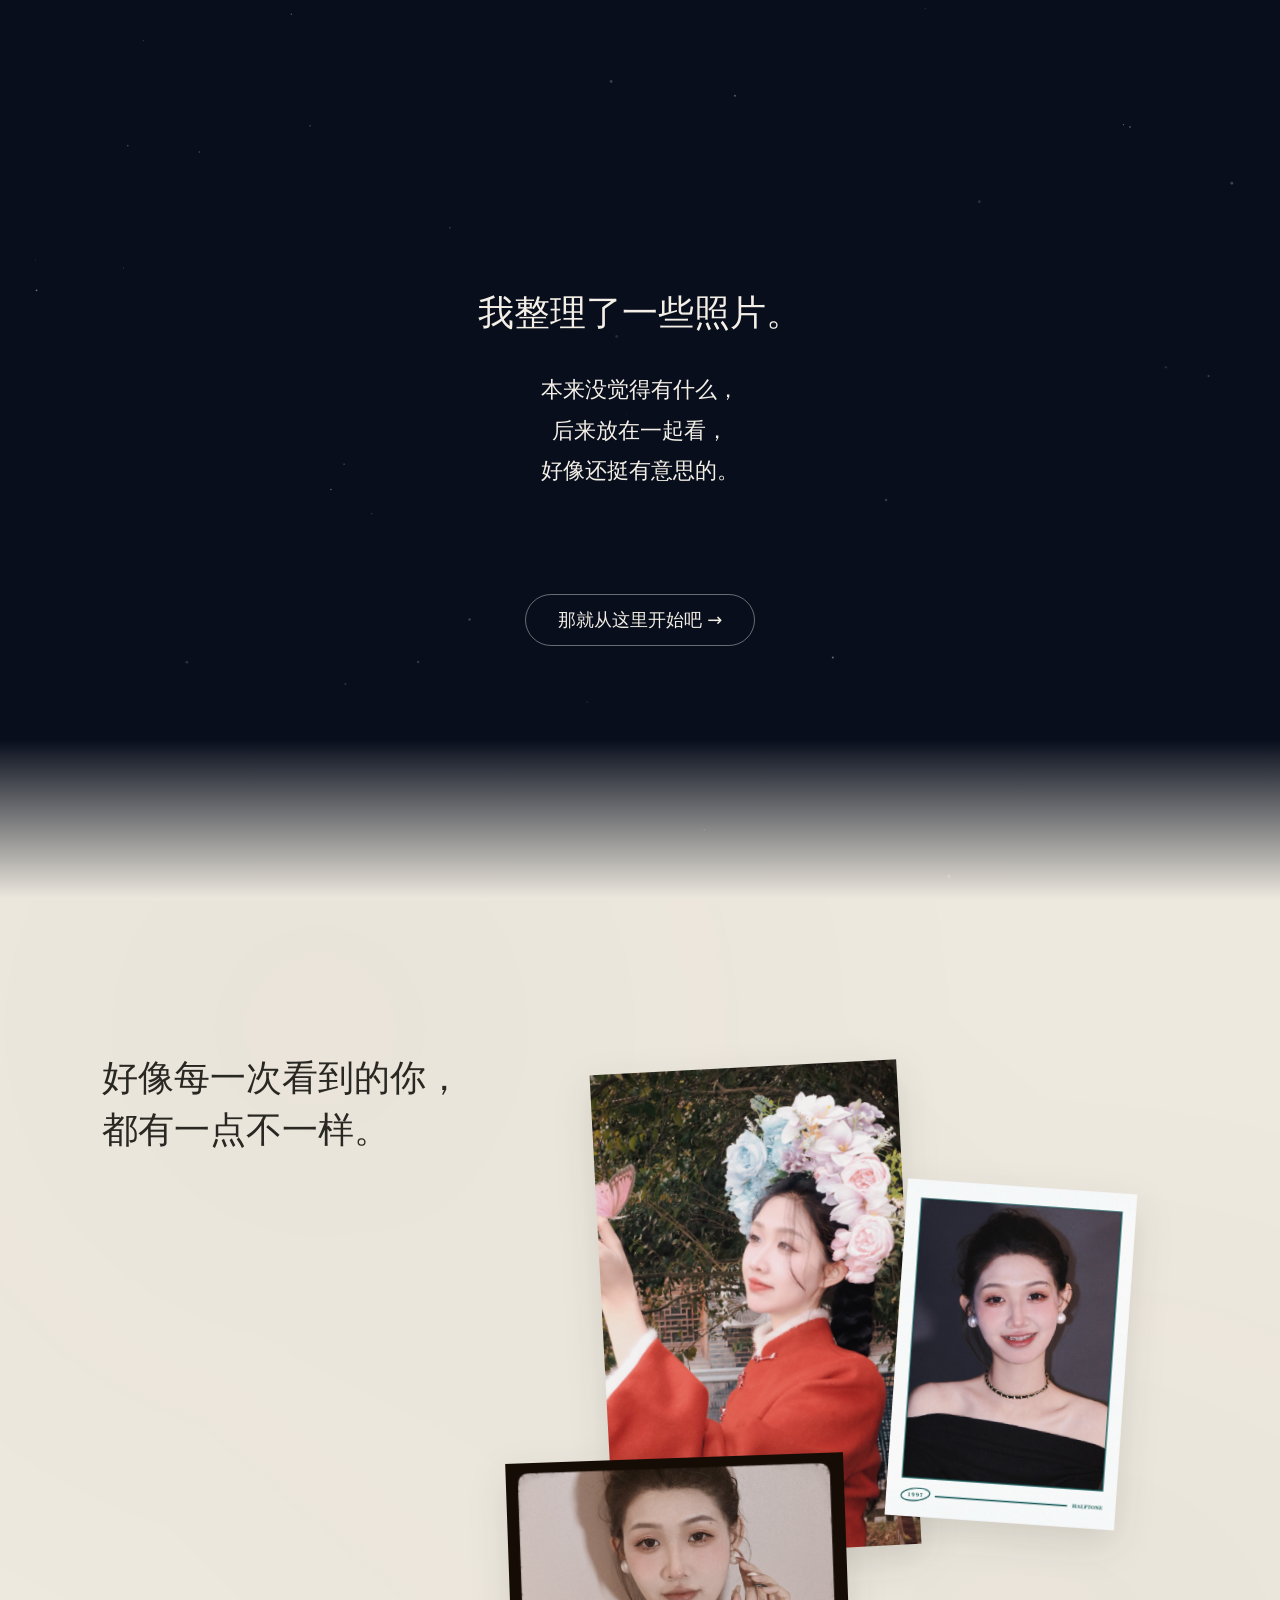
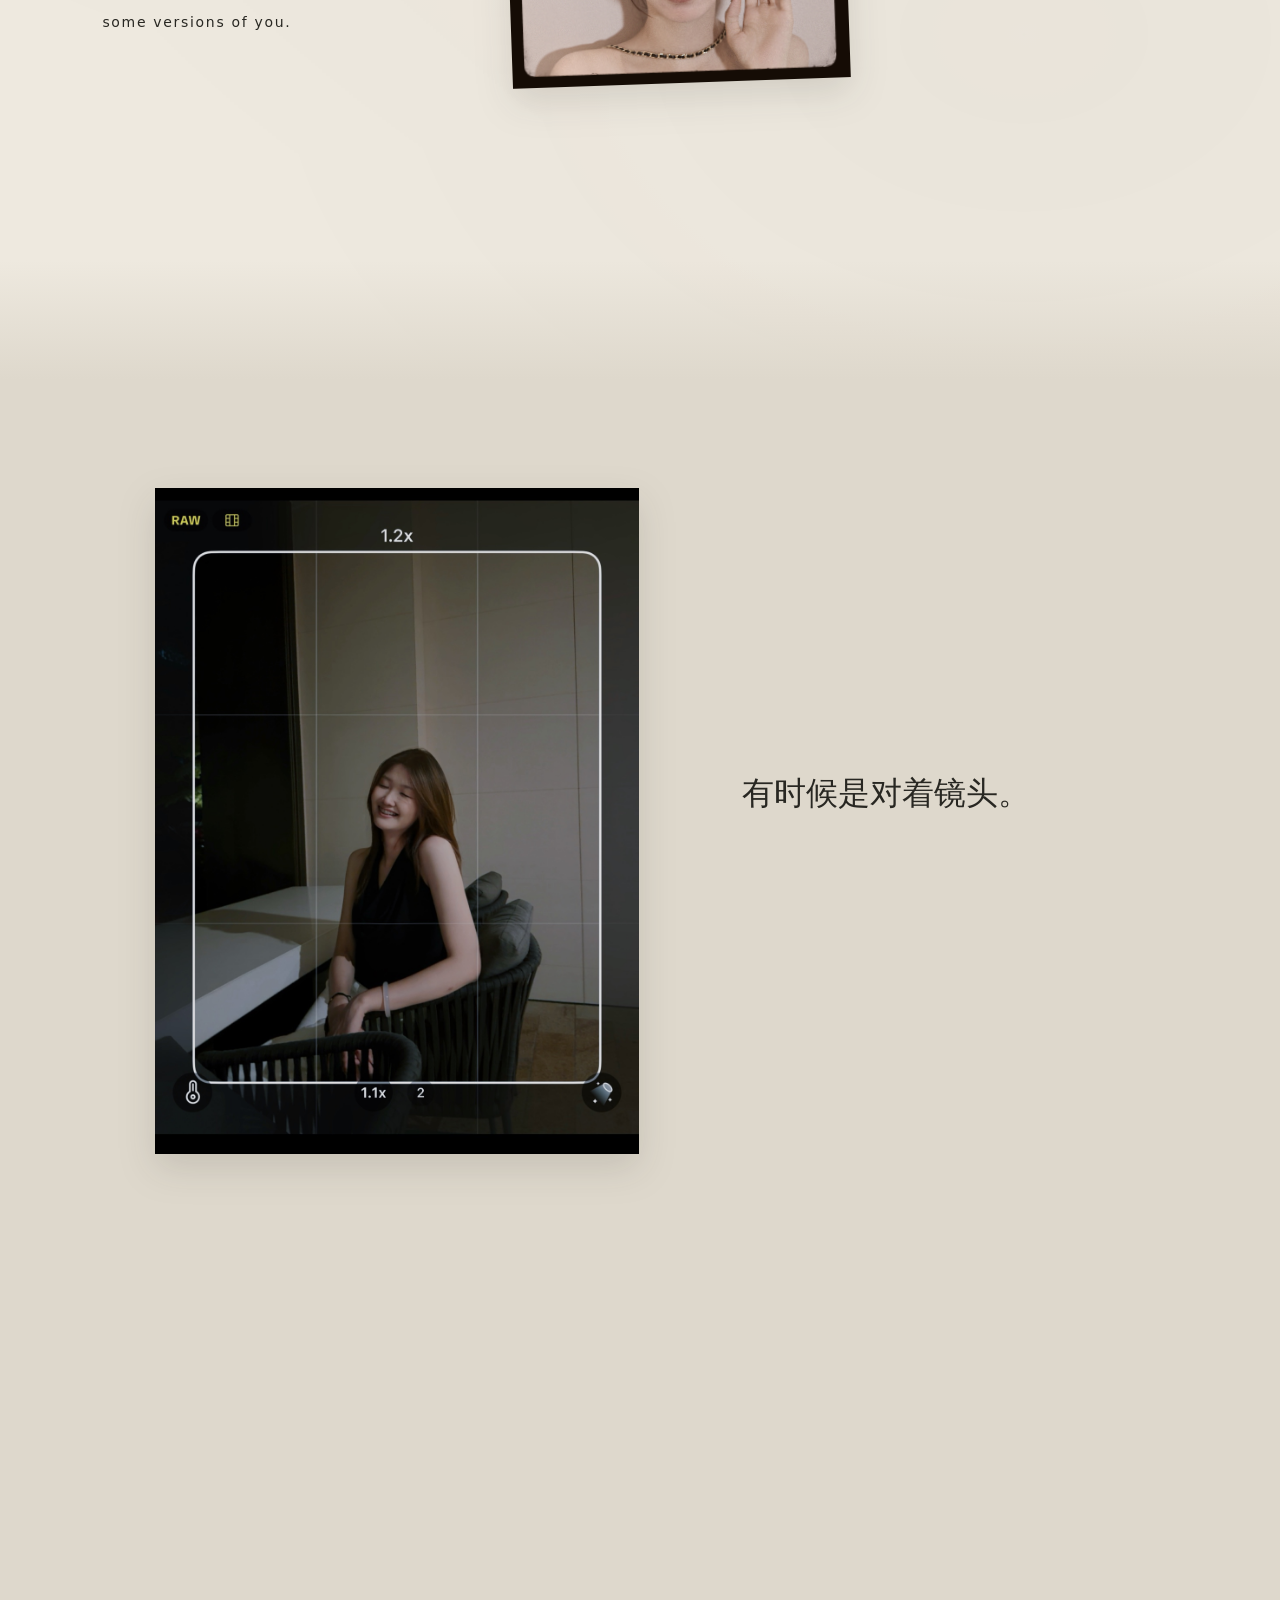
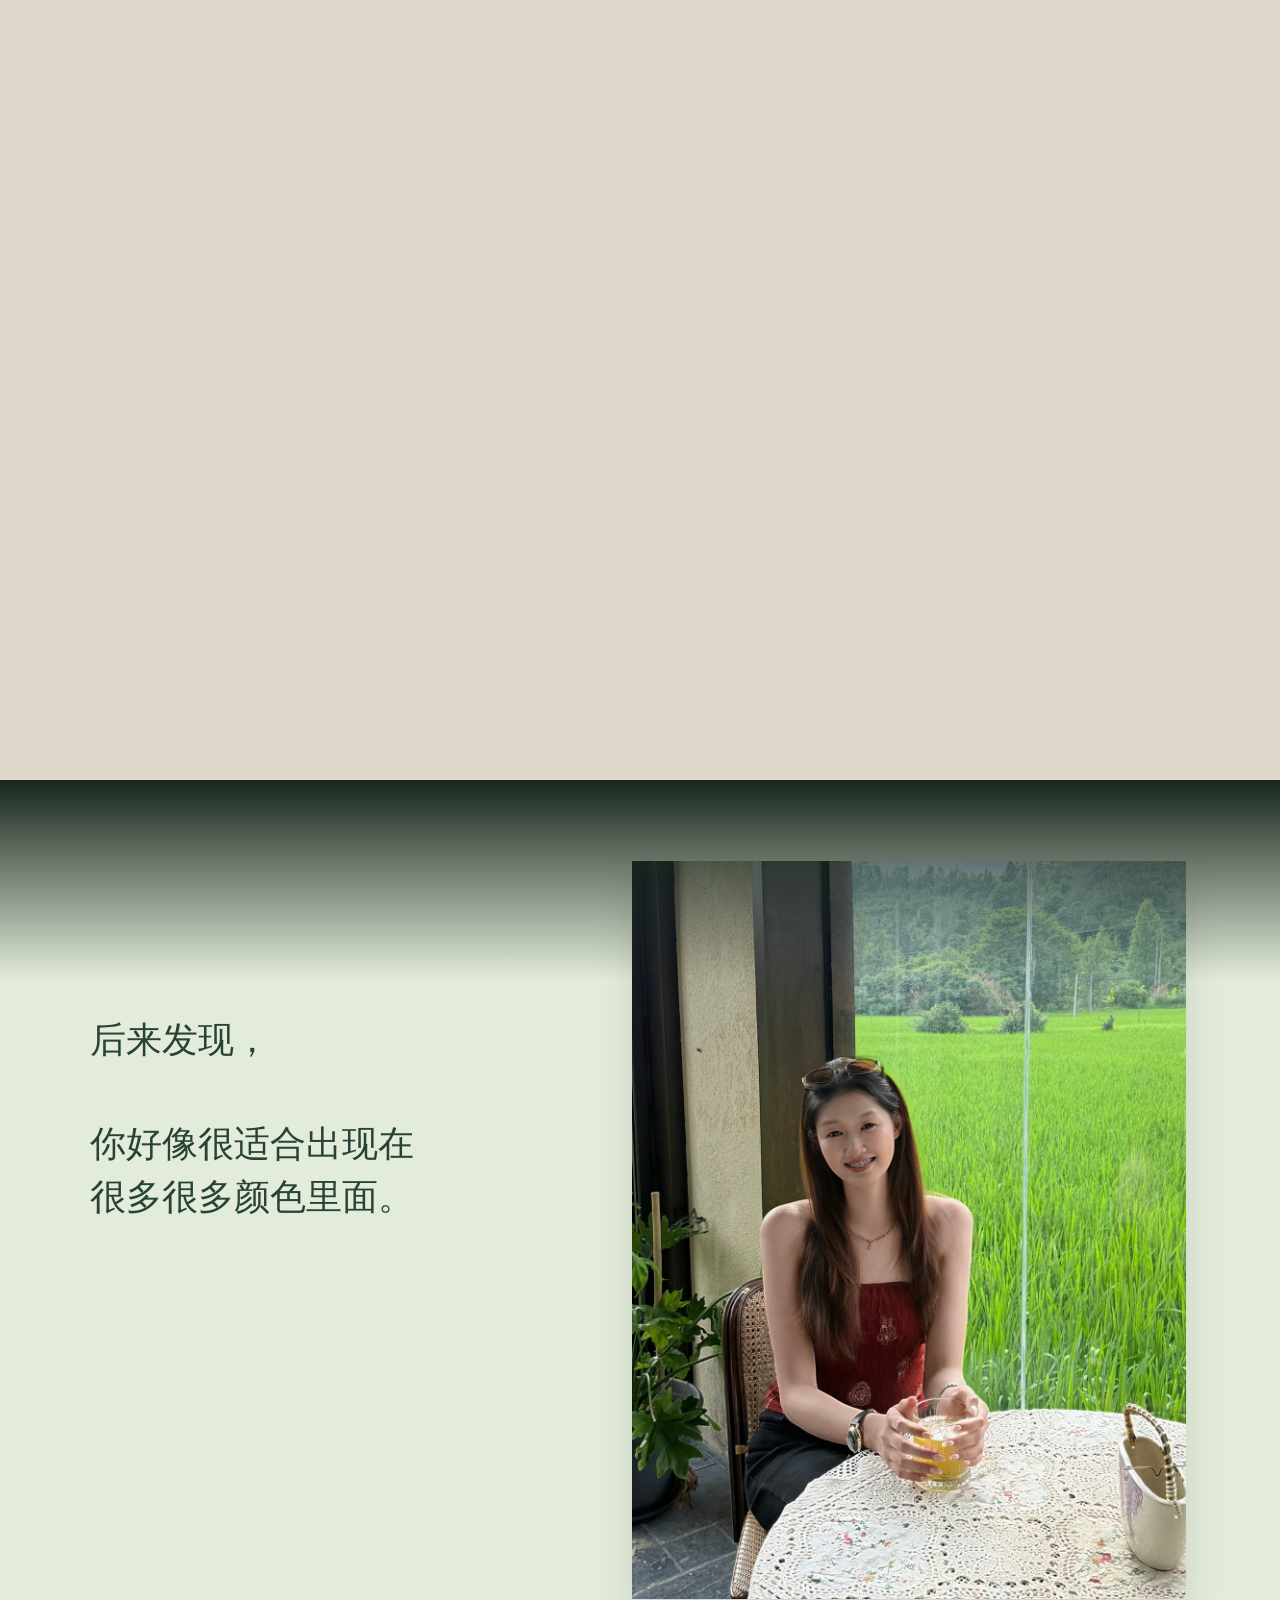
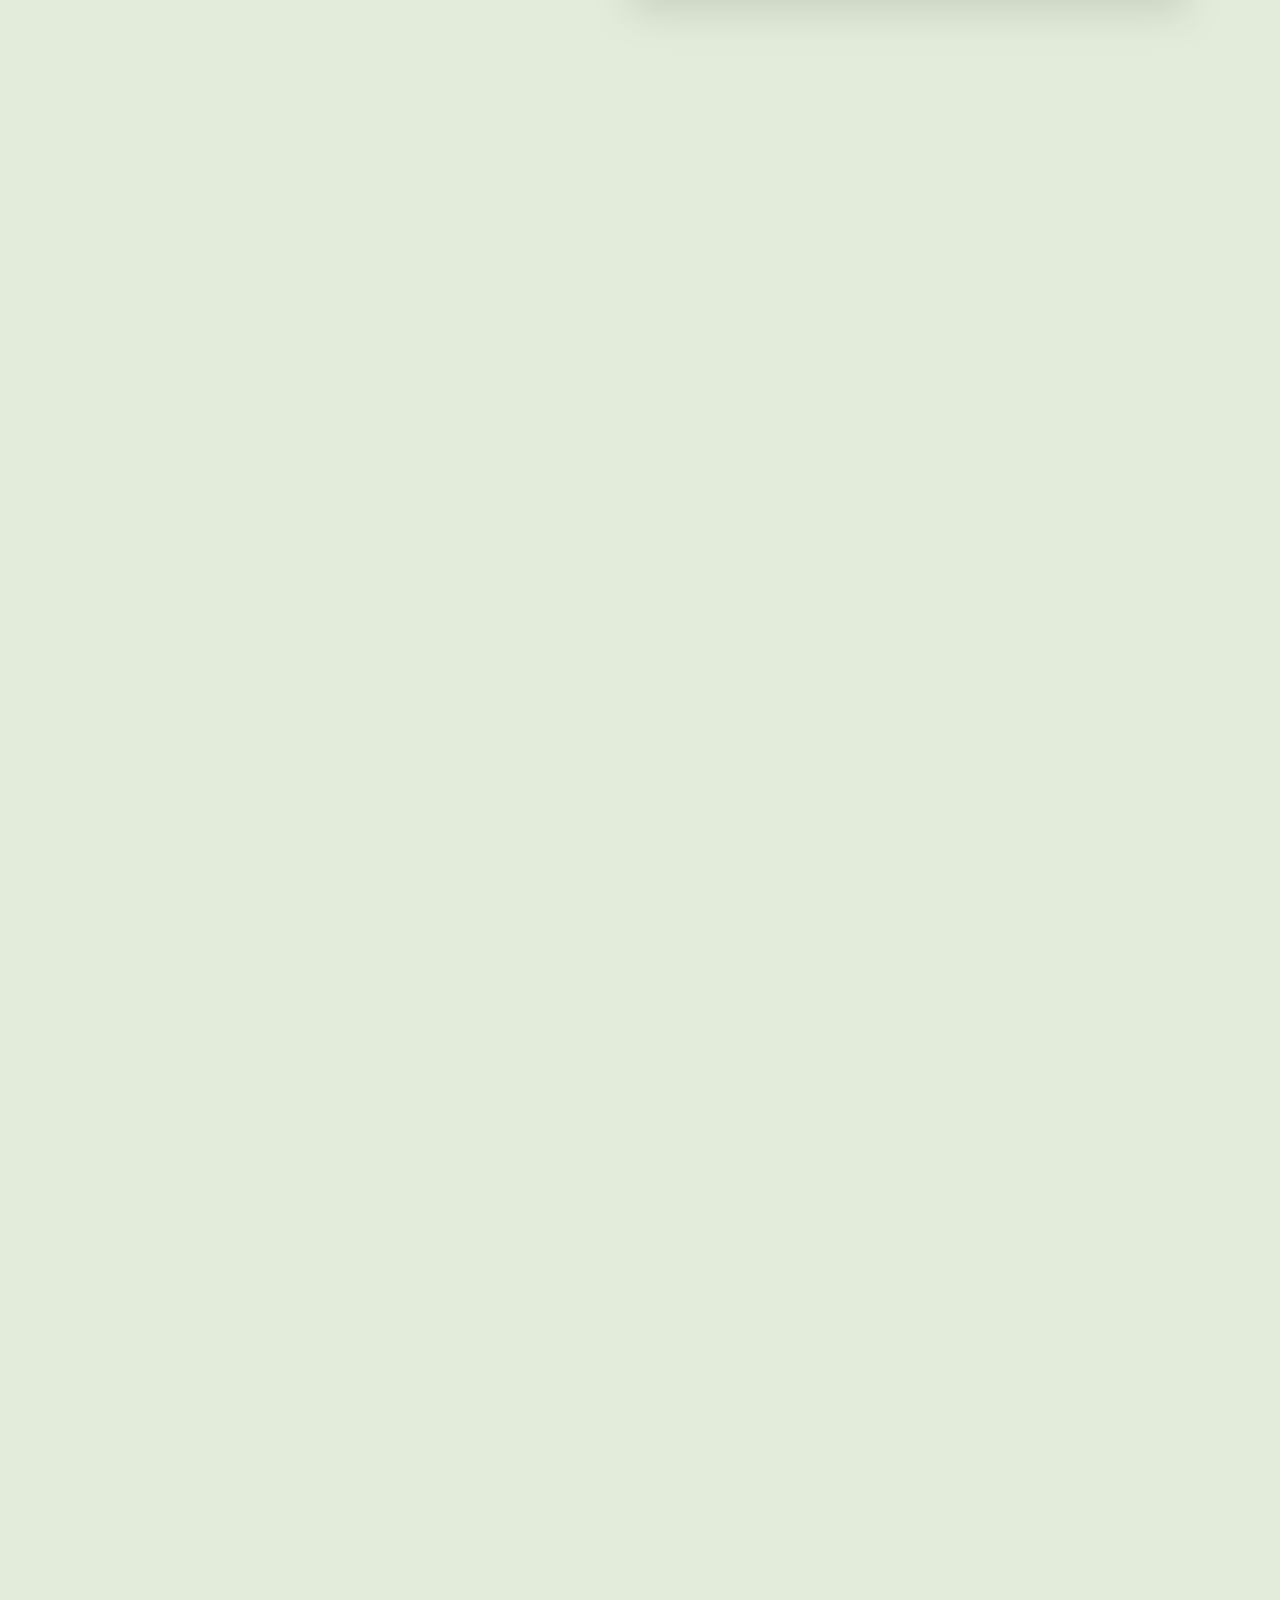
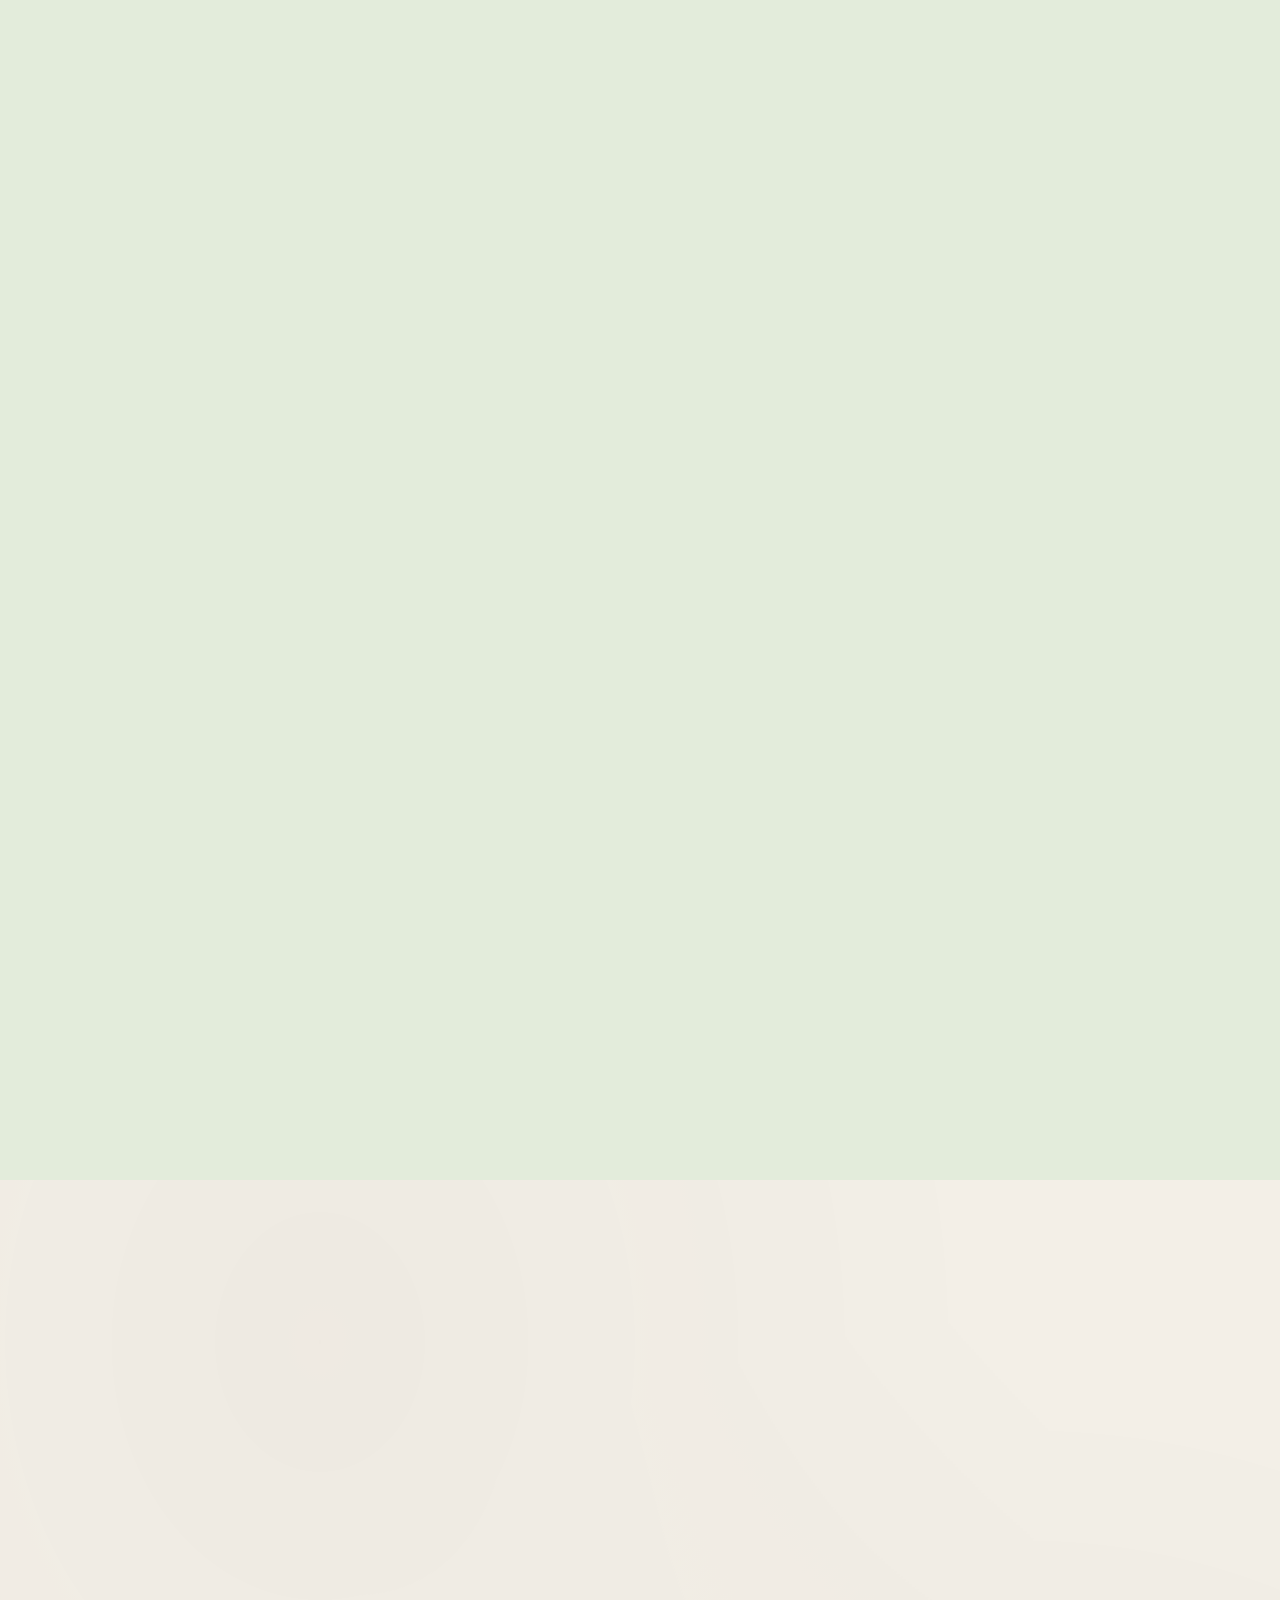
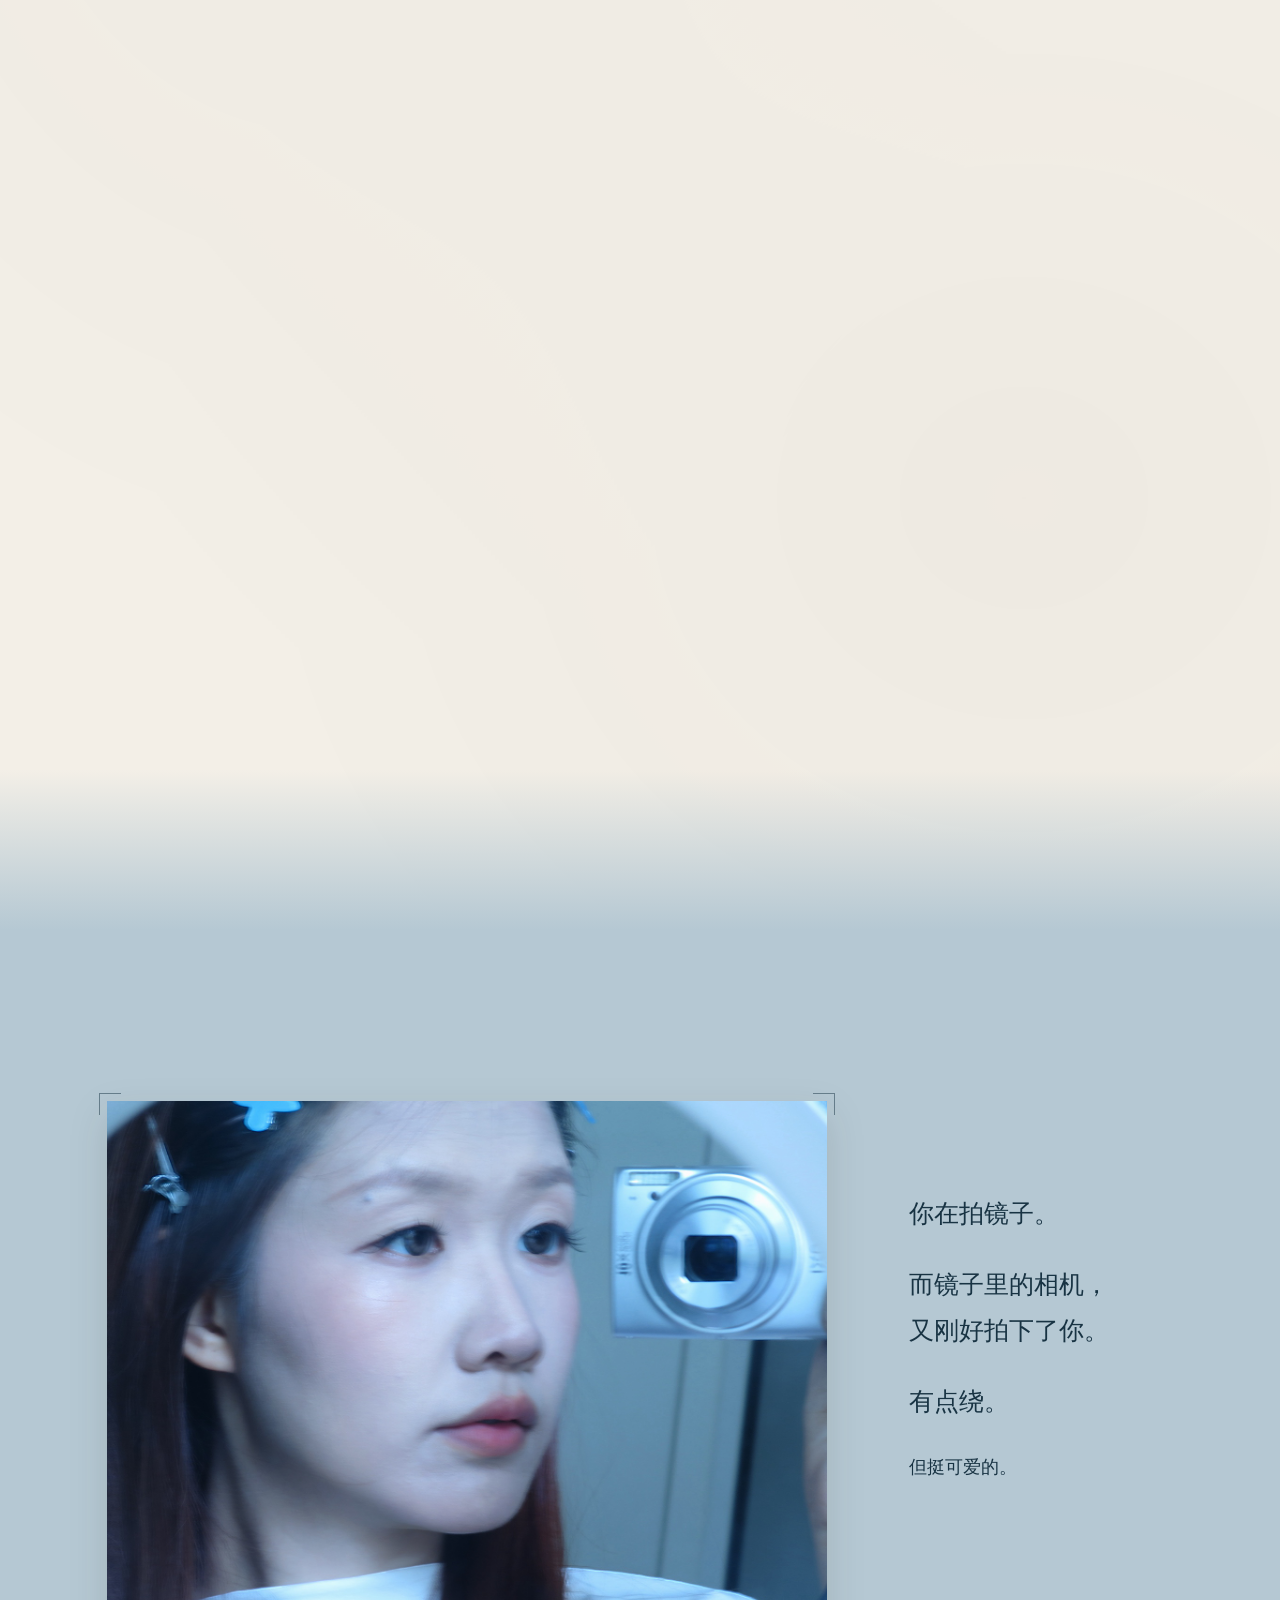
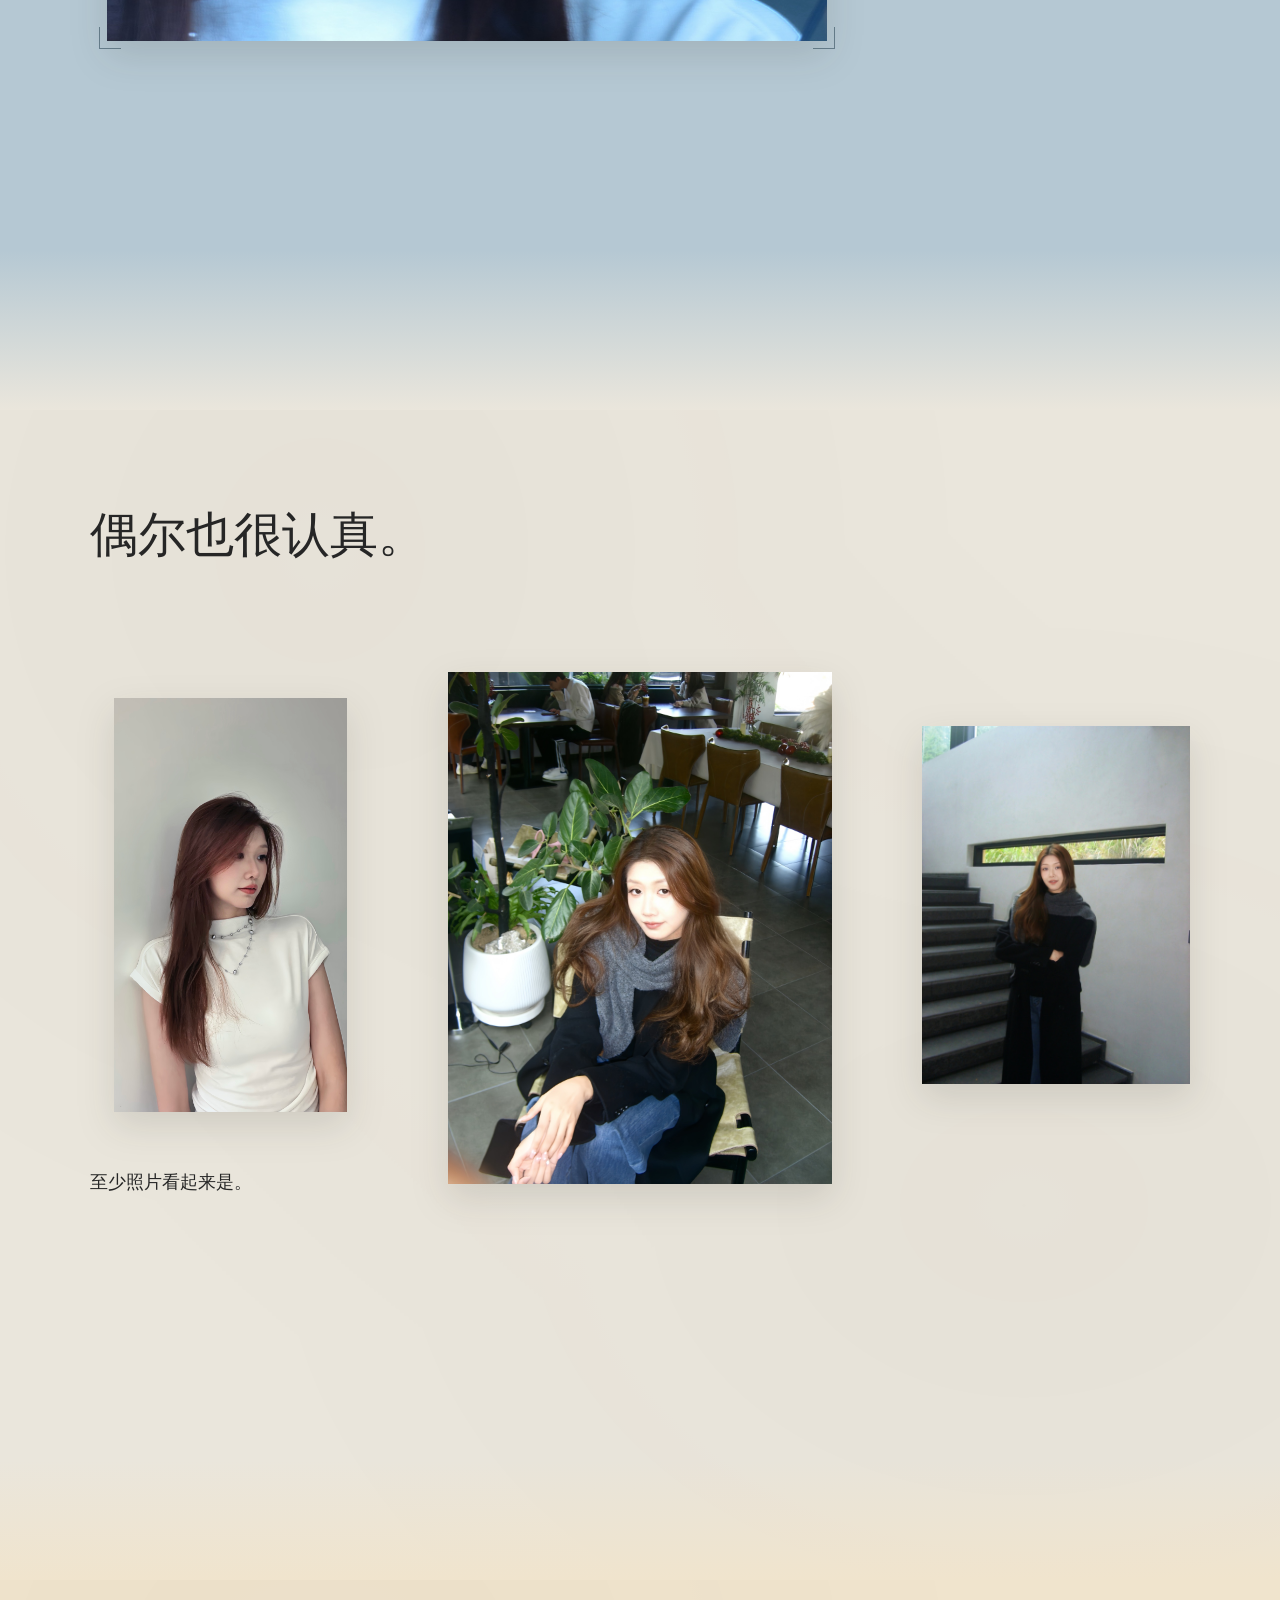
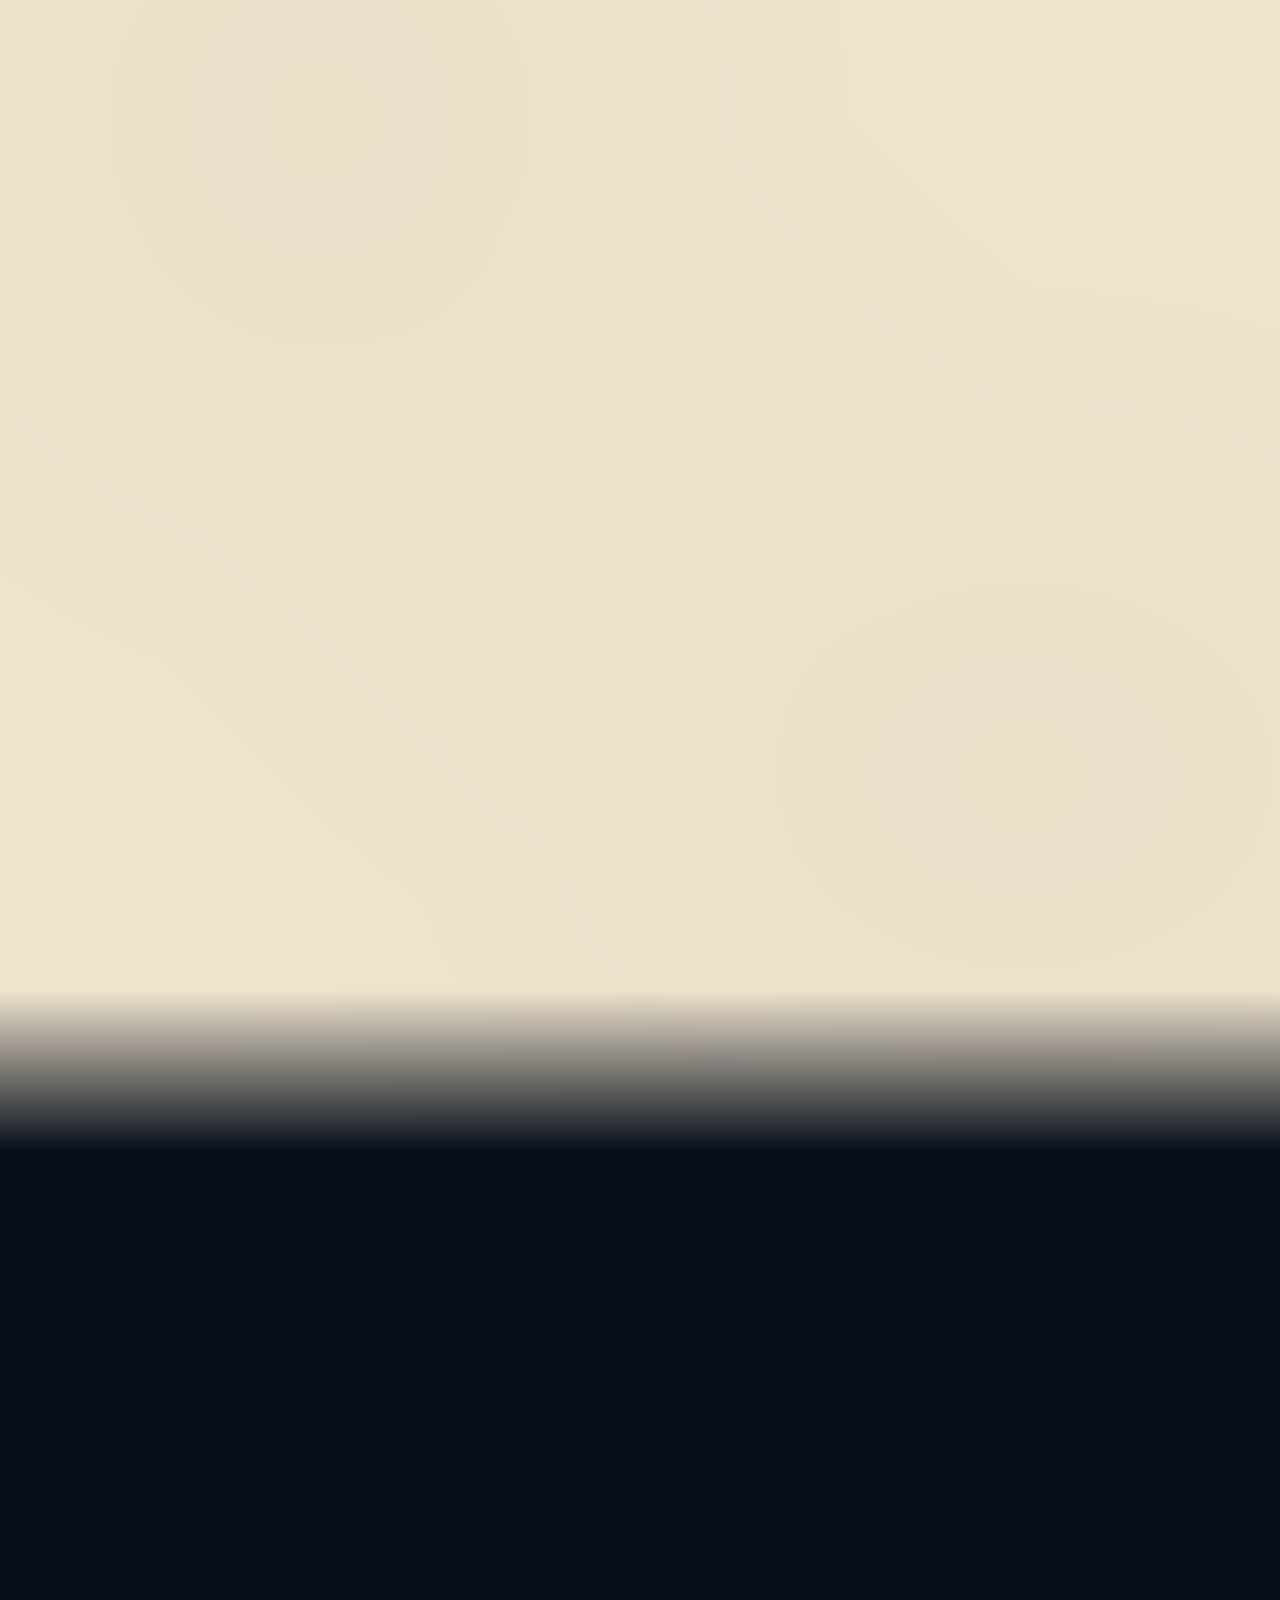
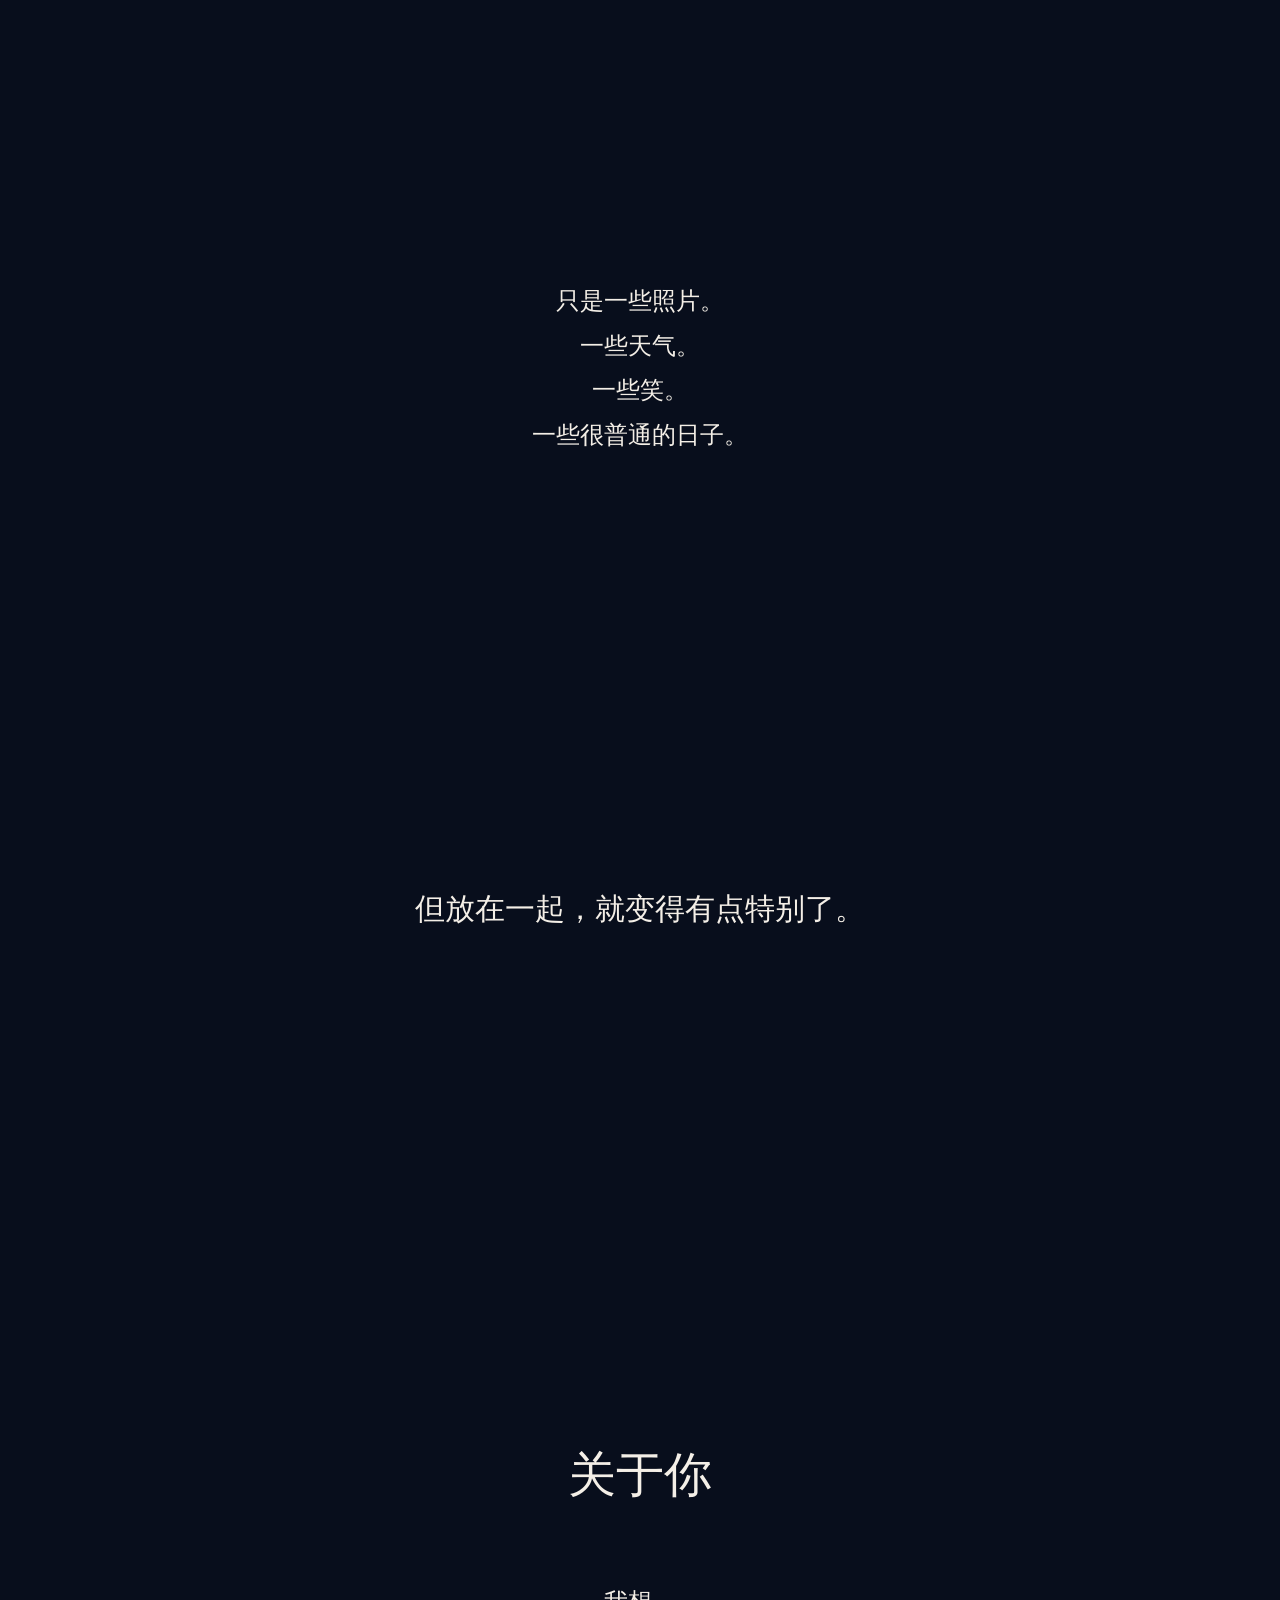
<file: index.html>
<!doctype html>
<html lang="zh-CN"><head><meta charset="utf-8"><meta name="viewport" content="width=device-width, initial-scale=1"><meta name="color-scheme" content="light dark"><meta name="description" content="关于你，随手存下的一些瞬间。"><title>关于你，随手存下的一些瞬间</title><link rel="preload" as="image" href="photos/photo-01.jpeg"><link rel="preload" as="image" href="photos/photo-02.jpeg"><link rel="preload" as="image" href="photos/photo-04.jpeg"><link rel="stylesheet" href="styles.css"><script src="script.js" defer></script></head>
<body><main>
<section id="scene-01" class="scene opening dark" aria-label="开场"><canvas class="stars" data-count="36" aria-hidden="true"></canvas>
<div class="stage opening-copy timed" data-group="opening"><h1 data-at="0">我整理了一些照片。</h1><p data-at="500">本来没觉得有什么，<br>后来放在一起看，<br>好像还挺有意思的。</p><a data-at="2200" class="pill begin" href="#scene-02">那就从这里开始吧 →</a></div><span class="departing-star" aria-hidden="true"></span></section>
<section id="scene-02" class="scene versions paper" aria-label="不一样的样子"><div class="stage">
<h2 class="versions-title reveal">好像每一次看到的你，<br>都有一点不一样。</h2>
<figure class="photo version-one reveal" style="--delay:100ms" ><img class="" src="photos/photo-01.jpeg" width="1561" height="2460" alt="红衣与花冠侧身肖像" loading="eager" decoding="async" ></figure><figure class="photo version-two reveal" style="--delay:320ms" ><img class="" src="photos/photo-02.jpeg" width="1487" height="2174" alt="黑裙正面肖像，原图带白色杂志边框" loading="eager" decoding="async" ></figure><figure class="photo version-film reveal" style="--delay:540ms" ><img class="" src="photos/photo-04.jpeg" width="2400" height="1600" alt="横向肖像，原图带黑色胶片边框" loading="eager" decoding="async" ></figure>
<p class="versions-note english reveal">some versions of you.</p></div></section>
<section id="scene-03" class="scene smiles sequence" aria-label="自然的笑"><div class="sequence-stage">
<article class="step smile-step" data-step="0"><figure class="photo smile-picture reveal" style="--delay:0ms" ><img class="" src="photos/photo-03.jpeg" width="1115" height="1536" alt="黑衣坐姿，原图带相机取景界面" loading="lazy" decoding="async" ></figure><p class="smile-copy">有时候是对着镜头。</p></article>
<article class="step smile-step" data-step="1"><figure class="photo smile-picture reveal" style="--delay:0ms" ><img class="" src="photos/photo-05.jpeg" width="1152" height="1536" alt="室内白衣自然笑容" loading="lazy" decoding="async" ></figure><p class="smile-copy">有时候是不知道镜头在不在。</p></article>
<article class="step smile-step" data-step="2"><figure class="photo smile-picture reveal" style="--delay:0ms" ><img class="" src="photos/photo-16.jpeg" width="1152" height="1536" alt="林间岩石旁白裙笑容" loading="lazy" decoding="async" ></figure><p class="smile-copy continuation" aria-hidden="true">有时候是不知道镜头在不在。</p></article>
<article class="step smile-step dark" data-step="3"><div class="night-photo "><img class="night-backdrop" src="photos/photo-17.jpeg" width="1157" height="1536" alt="" loading="lazy" decoding="async" ><figure class="night-main"><img class="" src="photos/photo-17.jpeg" width="1157" height="1536" alt="夜晚路边坐姿笑容" loading="lazy" decoding="async" ></figure><div class="night-shade" aria-hidden="true"></div><p class="night-caption">但我还是更喜欢这种。</p></div></article>
</div></section>
<section id="scene-04" class="scene colors sequence" aria-label="你和很多颜色"><div class="sequence-stage">
<div class="color-copy"><h2>后来发现，<br><br>你好像很适合出现在<br>很多很多颜色里面。</h2></div>
<article class="step color-step" data-step="0"><figure class="photo color-picture reveal" style="--delay:0ms" ><img class="" src="photos/photo-06.jpeg" width="1152" height="1536" alt="窗边坐姿，窗外绿色田野" loading="lazy" decoding="async" ></figure></article><article class="step color-step" data-step="1"><figure class="photo color-picture reveal" style="--delay:0ms" ><img class="" src="photos/photo-07.jpeg" width="1536" height="1152" alt="白裙坐在草坪与树旁" loading="lazy" decoding="async" ></figure></article><article class="step color-step" data-step="2"><figure class="photo color-picture reveal" style="--delay:0ms" ><img class="" src="photos/photo-08.jpeg" width="1158" height="1536" alt="树下肖像，原图带 Summer 字样" loading="lazy" decoding="async" ></figure></article><article class="step color-step" data-step="3"><figure class="photo color-picture reveal" style="--delay:0ms" ><img class="" src="photos/photo-09.jpeg" width="1152" height="1536" alt="花丛自拍，手持花束" loading="lazy" decoding="async" ></figure></article>
<p class="color-note english">green / white / red / pink / and you</p></div></section>
<section id="scene-05" class="scene ordinary paper" aria-label="普通的日子"><div class="stage window-stage">
<h2 class="ordinary-title reveal">当然，也不是每一天都需要特别。</h2>
<figure class="photo-window reveal window-1" style="--delay:0ms"><div class="window-bar"><span aria-hidden="true">● ● ●</span>IMG_001</div><img class="" src="photos/photo-10.jpeg" width="1152" height="1536" alt="橙色上衣室内自拍" loading="lazy" decoding="async" ></figure><figure class="photo-window reveal window-2" style="--delay:140ms"><div class="window-bar"><span aria-hidden="true">● ● ●</span>IMG_002</div><img class="" src="photos/photo-11.jpeg" width="864" height="1536" alt="浅色上衣侧身肖像" loading="lazy" decoding="async" ></figure><figure class="photo-window reveal window-3" style="--delay:280ms"><div class="window-bar"><span aria-hidden="true">● ● ●</span>IMG_003</div><img class="" src="photos/photo-13.jpeg" width="1152" height="1536" alt="白色衣袖室内自拍" loading="lazy" decoding="async" ></figure>
</div><div class="ordinary-copy"><p class="reveal">有时候就是<br>穿了喜欢的衣服，<br>随手拍了一张照片。</p><p class="reveal ordinary-last">普通的一天也很好。</p></div></section>
<section id="scene-06" class="scene mirror" aria-label="镜头与镜头"><div class="stage mirror-stage">
<figure class="mirror-picture reveal"><img class="" src="photos/photo-12.jpeg" width="1536" height="1152" alt="蓝色相机镜面自拍，横图" loading="lazy" decoding="async" ><span class="viewfinder" aria-hidden="true"><i></i><i></i><i></i><i></i></span></figure>
<div class="mirror-copy timed" data-group="mirror"><p data-at="0">你在拍镜子。</p><p data-at="1000">而镜子里的相机，<br>又刚好拍下了你。</p><p data-at="2400">有点绕。</p><p class="small" data-at="3200">但挺可爱的。</p></div></div></section>
<section id="scene-07" class="scene serious paper" aria-label="认真一点的时候"><div class="stage">
<h2 class="serious-title reveal">偶尔也很认真。</h2>
<figure class="photo serious-1 reveal" style="--delay:0ms" data-photo-label="P11"><img class="" src="photos/photo-11.jpeg" width="864" height="1536" alt="浅色上衣侧身肖像" loading="lazy" decoding="async" ></figure><figure class="photo serious-2 reveal" style="--delay:120ms" data-photo-label="P14"><img class="" src="photos/photo-14.jpeg" width="1152" height="1536" alt="咖啡店绿植旁黑衣坐姿" loading="lazy" decoding="async" ></figure><figure class="photo serious-3 reveal" style="--delay:240ms" data-photo-label="P15"><img class="" src="photos/photo-15.jpeg" width="1152" height="1536" alt="楼梯旁黑衣站姿" loading="lazy" decoding="async" ></figure>
<p class="serious-note small reveal">至少照片看起来是。</p></div></section>
<section id="scene-08" class="scene playful paper" aria-label="不认真也好"><div class="stage">
<h2 class="playful-title reveal">当然。<br><br>不认真也挺好的。</h2>
<figure class="photo playful-one reveal" style="--delay:0ms" data-play="wobble" tabindex="0" aria-label="头顶鲨鱼玩偶的照片，轻轻晃一下"><img class="" src="photos/photo-18.jpeg" width="1152" height="1536" alt="头顶鲨鱼玩偶的户外照片" loading="lazy" decoding="async" ></figure><figure class="photo playful-two reveal" style="--delay:150ms" data-play="hop" tabindex="0" aria-label="手持冰淇淋的照片，轻轻跳一下"><img class="" src="photos/photo-19.jpeg" width="1320" height="2347" alt="手持冰淇淋、比手势的自拍" loading="lazy" decoding="async" ></figure>
<p class="playful-note small reveal">尤其是这种时候。</p></div></section>
<section id="scene-09" class="scene pause dark" aria-label="暂停一下"><canvas class="stars" data-count="56" aria-hidden="true"></canvas><div class="pause-copy">
<div class="reveal"><h2>看到这里，</h2><p>好像也没有什么特别宏大的故事。</p></div>
<p class="pause-list reveal">只是一些照片。<br>一些天气。<br>一些笑。<br>一些很普通的日子。</p>
<p class="pause-last reveal">但放在一起，就变得有点特别了。</p></div></section>
<section id="scene-10" class="scene about dark" aria-label="关于你"><div class="memory-scene"><canvas class="stars" data-count="40" aria-hidden="true"></canvas><div class="memory-layer" aria-hidden="true"></div>
<div class="about-copy"><h2 class="reveal">关于你</h2><p class="reveal">我想，</p><p class="reveal">以后你可能会换很多发型，<br>去很多地方，<br>拍很多新的照片。</p></div></div>
<div class="closing-photo"><div class="night-photo "><img class="night-backdrop" src="photos/photo-17.jpeg" width="1157" height="1536" alt="" loading="lazy" decoding="async" ><figure class="night-main"><img class="" src="photos/photo-17.jpeg" width="1157" height="1536" alt="夜晚路边坐姿笑容" loading="lazy" decoding="async" ></figure><div class="night-shade" aria-hidden="true"></div><p class="night-caption">现在这些，就先替你留在这里。</p></div></div></section>
<section id="scene-11" class="scene ending dark" aria-label="未完待续"><canvas class="stars" data-count="82" aria-hidden="true"></canvas>
<div class="stage ending-copy timed" data-group="ending"><h2 data-at="0">照片先放到这里。</h2><p data-at="1400">至于以后——</p><p class="ending-wish" data-at="2600">希望这个小相册，<br>还会慢慢变长。</p><p class="english" data-at="3600">To be continued...</p><button class="pill replay" data-at="3600" type="button">再看一遍</button></div>
<button class="egg-star" aria-label="发现一颗星星" aria-expanded="false" aria-controls="star-card" type="button"><span aria-hidden="true">✦</span></button>
<div id="star-card" class="egg-card" role="dialog" aria-modal="false" aria-labelledby="egg-title" hidden><button type="button" class="egg-close" aria-label="关闭彩蛋">×</button><p id="egg-title">恭喜你发现了一颗藏起来的星星。</p><p>没什么奖励。<br>只是想告诉你——<br>今天也要开心。</p></div></section>
</main><div class="chapter-progress" aria-hidden="true"><span></span></div></body></html>
</file>
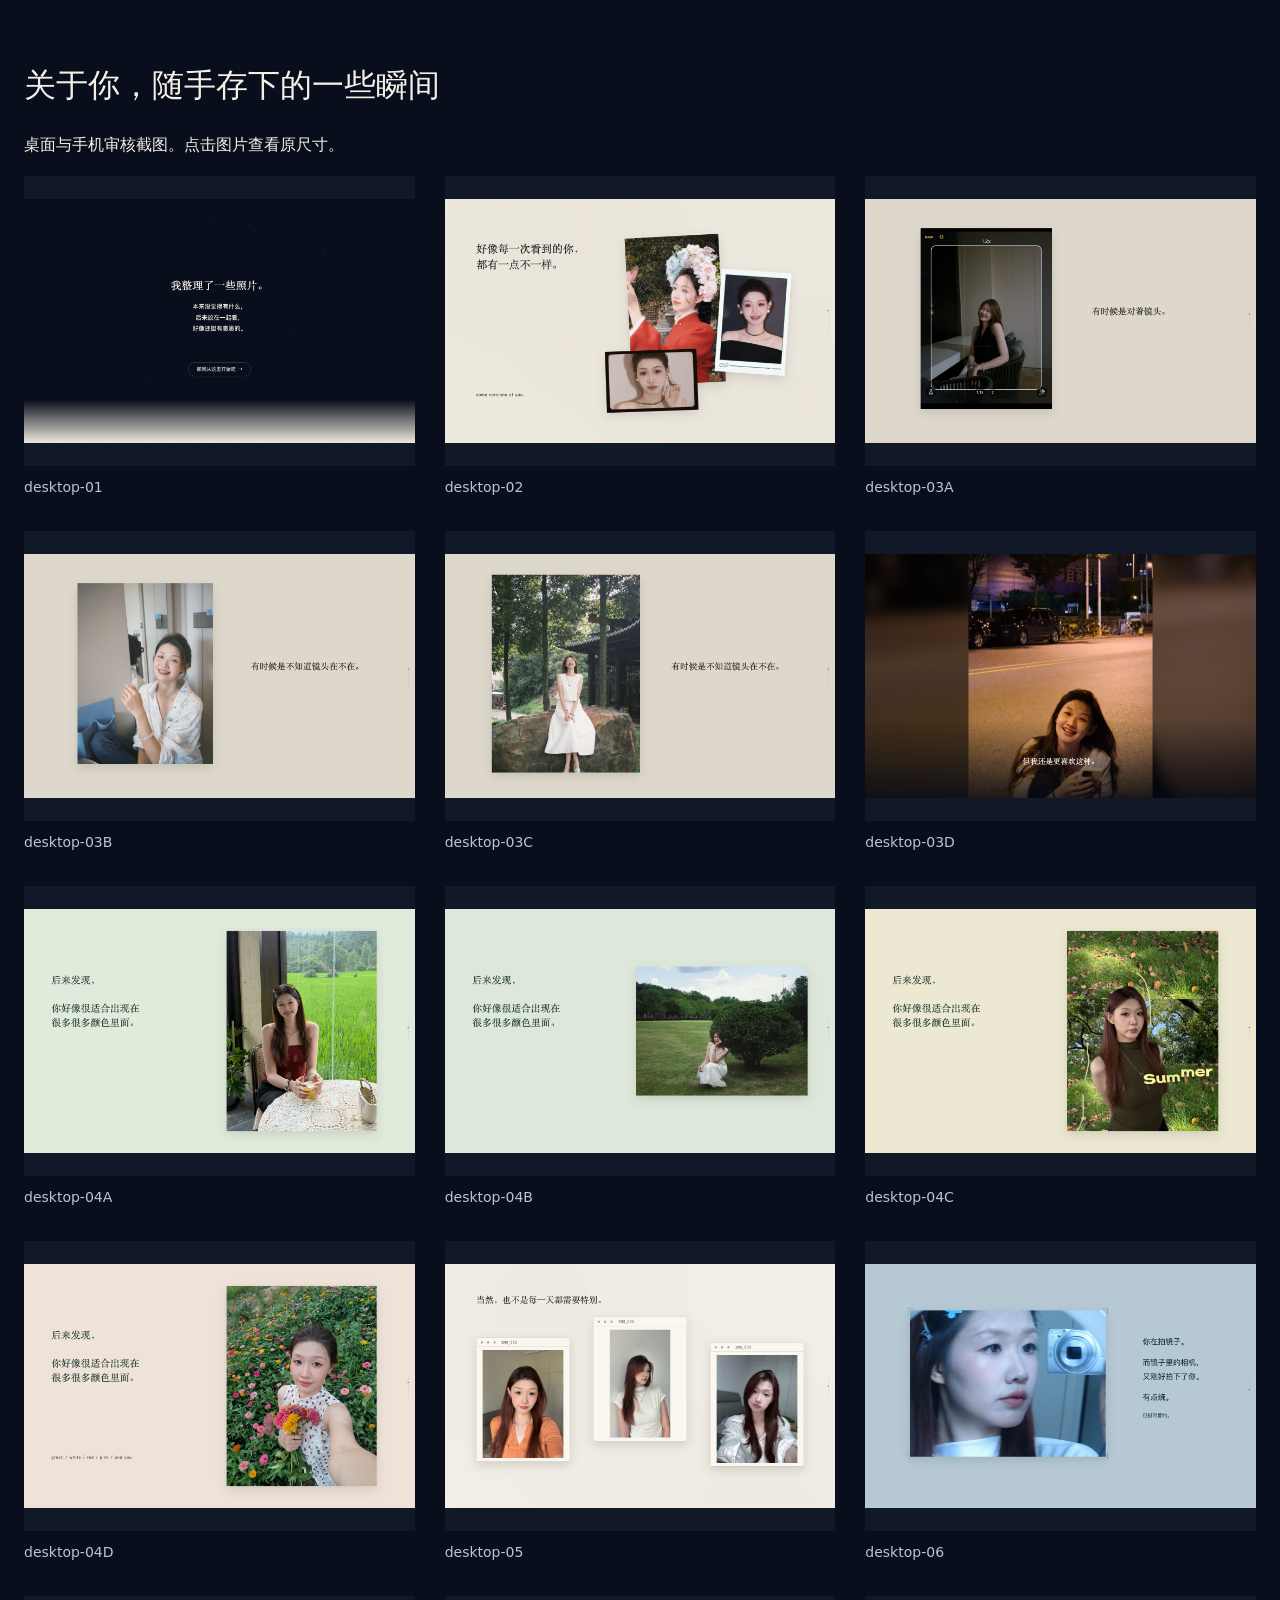
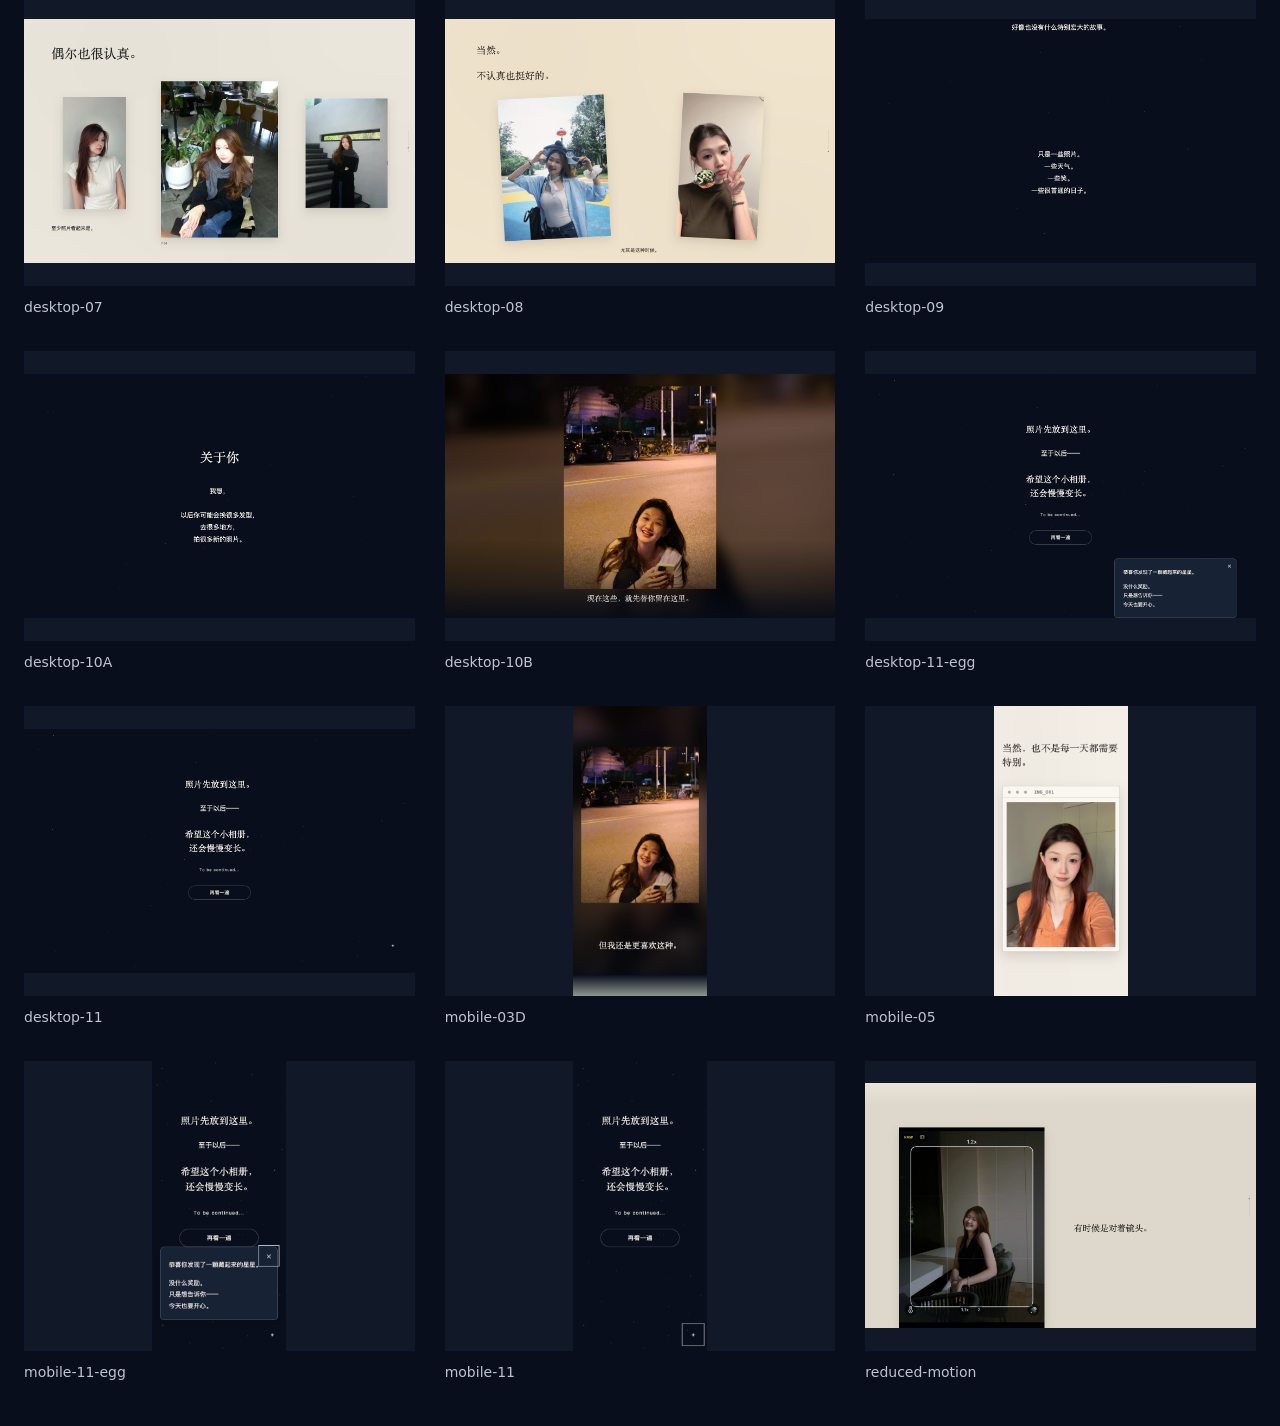
<file: photo-journal 2/审核截图/index.html>
<!doctype html><html lang="zh-CN"><meta charset="utf-8"><meta name="viewport" content="width=device-width,initial-scale=1"><title>关于你 · 网页审核截图</title><style>body{margin:0;padding:40px 24px;background:#080e1c;color:#f4efe7;font:16px/1.8 system-ui}main{max-width:1280px;margin:auto}h1{font:500 32px/1.5 "Songti SC",serif}section{display:grid;grid-template-columns:repeat(auto-fit,minmax(300px,1fr));gap:30px}figure{margin:0}img{width:100%;height:290px;object-fit:contain;background:#111928}figcaption{font-size:14px;color:#bbc4d4}a{display:block}a:focus-visible{outline:2px solid #f4efe7}</style><main><h1>关于你，随手存下的一些瞬间</h1><p>桌面与手机审核截图。点击图片查看原尺寸。</p><section><figure><a href="desktop-01.png"><img src="desktop-01.png" alt="desktop-01" loading="lazy"></a><figcaption>desktop-01</figcaption></figure><figure><a href="desktop-02.png"><img src="desktop-02.png" alt="desktop-02" loading="lazy"></a><figcaption>desktop-02</figcaption></figure><figure><a href="desktop-03A.png"><img src="desktop-03A.png" alt="desktop-03A" loading="lazy"></a><figcaption>desktop-03A</figcaption></figure><figure><a href="desktop-03B.png"><img src="desktop-03B.png" alt="desktop-03B" loading="lazy"></a><figcaption>desktop-03B</figcaption></figure><figure><a href="desktop-03C.png"><img src="desktop-03C.png" alt="desktop-03C" loading="lazy"></a><figcaption>desktop-03C</figcaption></figure><figure><a href="desktop-03D.png"><img src="desktop-03D.png" alt="desktop-03D" loading="lazy"></a><figcaption>desktop-03D</figcaption></figure><figure><a href="desktop-04A.png"><img src="desktop-04A.png" alt="desktop-04A" loading="lazy"></a><figcaption>desktop-04A</figcaption></figure><figure><a href="desktop-04B.png"><img src="desktop-04B.png" alt="desktop-04B" loading="lazy"></a><figcaption>desktop-04B</figcaption></figure><figure><a href="desktop-04C.png"><img src="desktop-04C.png" alt="desktop-04C" loading="lazy"></a><figcaption>desktop-04C</figcaption></figure><figure><a href="desktop-04D.png"><img src="desktop-04D.png" alt="desktop-04D" loading="lazy"></a><figcaption>desktop-04D</figcaption></figure><figure><a href="desktop-05.png"><img src="desktop-05.png" alt="desktop-05" loading="lazy"></a><figcaption>desktop-05</figcaption></figure><figure><a href="desktop-06.png"><img src="desktop-06.png" alt="desktop-06" loading="lazy"></a><figcaption>desktop-06</figcaption></figure><figure><a href="desktop-07.png"><img src="desktop-07.png" alt="desktop-07" loading="lazy"></a><figcaption>desktop-07</figcaption></figure><figure><a href="desktop-08.png"><img src="desktop-08.png" alt="desktop-08" loading="lazy"></a><figcaption>desktop-08</figcaption></figure><figure><a href="desktop-09.png"><img src="desktop-09.png" alt="desktop-09" loading="lazy"></a><figcaption>desktop-09</figcaption></figure><figure><a href="desktop-10A.png"><img src="desktop-10A.png" alt="desktop-10A" loading="lazy"></a><figcaption>desktop-10A</figcaption></figure><figure><a href="desktop-10B.png"><img src="desktop-10B.png" alt="desktop-10B" loading="lazy"></a><figcaption>desktop-10B</figcaption></figure><figure><a href="desktop-11-egg.png"><img src="desktop-11-egg.png" alt="desktop-11-egg" loading="lazy"></a><figcaption>desktop-11-egg</figcaption></figure><figure><a href="desktop-11.png"><img src="desktop-11.png" alt="desktop-11" loading="lazy"></a><figcaption>desktop-11</figcaption></figure><figure><a href="mobile-03D.png"><img src="mobile-03D.png" alt="mobile-03D" loading="lazy"></a><figcaption>mobile-03D</figcaption></figure><figure><a href="mobile-05.png"><img src="mobile-05.png" alt="mobile-05" loading="lazy"></a><figcaption>mobile-05</figcaption></figure><figure><a href="mobile-11-egg.png"><img src="mobile-11-egg.png" alt="mobile-11-egg" loading="lazy"></a><figcaption>mobile-11-egg</figcaption></figure><figure><a href="mobile-11.png"><img src="mobile-11.png" alt="mobile-11" loading="lazy"></a><figcaption>mobile-11</figcaption></figure><figure><a href="reduced-motion.png"><img src="reduced-motion.png" alt="reduced-motion" loading="lazy"></a><figcaption>reduced-motion</figcaption></figure></section></main></html>
</file>
<file: styles.css>
:root{--night:#080e1c;--ink:#282722;--cream:#f4efe7;--ease:cubic-bezier(.22,1,.36,1);font-family:"PingFang SC","Microsoft YaHei",system-ui,sans-serif;color:var(--ink);background:var(--night);font-synthesis:none}*{box-sizing:border-box}html{scroll-behavior:smooth}body{margin:0;overflow-x:clip}h1,h2,p,figure{margin:0}h1,h2{font-family:"Songti SC","STSong","Noto Serif CJK SC",serif;font-weight:500;line-height:1.45}h1,h2{font-size:clamp(2rem,3vw,3rem)}p{font-size:clamp(1.375rem,1.8vw,1.75rem);line-height:1.85}button,a{-webkit-tap-highlight-color:transparent}button{font:inherit}button:focus-visible,a:focus-visible,[tabindex]:focus-visible{outline:2px solid currentColor;outline-offset:7px}button{cursor:pointer}img{max-width:100%;height:auto;display:block;object-fit:contain;image-orientation:from-image}.scene{position:relative;isolation:isolate}.stage{width:min(100%,1440px);height:100vh;height:100svh;position:relative;margin-inline:auto;z-index:2}.dark{background:var(--night);color:var(--cream)}.paper:before{content:"";position:absolute;inset:0;pointer-events:none;opacity:.025;background:radial-gradient(ellipse at 25% 12%,#40352d,transparent 54%),radial-gradient(ellipse at 80% 68%,#40352d,transparent 60%);z-index:0}.scene:after{content:"";position:absolute;bottom:0;left:0;right:0;height:var(--blend-height,160px);background:linear-gradient(transparent,var(--next));pointer-events:none;z-index:3}.opening{--next:#eee9df;min-height:100vh;min-height:100svh}.opening-copy{text-align:center;display:flex;flex-direction:column;align-items:center;justify-content:flex-start;padding:32svh 24px 0;gap:30px}.opening h1{font-size:clamp(1.75rem,2.8vw,2.5rem)}.opening p{font-size:1.375rem}.pill{display:inline-flex;align-items:center;justify-content:center;min-height:52px;min-width:230px;padding:12px 28px;border:1px solid #f4efe76b;border-radius:30px;color:var(--cream);background:transparent;font-size:1.125rem;text-decoration:none;line-height:1.4;transition:background .3s,border-color .3s}.pill:hover{background:#f4efe709;border-color:#f4efe7b0}.begin{margin-top:8svh}.departing-star{position:absolute;left:50%;top:76%;width:3px;height:3px;background:var(--cream);border-radius:50%;opacity:0;z-index:4;pointer-events:none}.departing-star.launch{animation:star-launch .7s var(--ease) forwards}@keyframes star-launch{0%{opacity:0;transform:translate(0,0) scale(1)}25%{opacity:.8}100%{opacity:0;transform:translate(0,-24svh) scale(7)}}.stars{position:absolute;inset:0;width:100%;height:100%;pointer-events:none;z-index:0}.english{font-size:.875rem;letter-spacing:.12em;line-height:1.7}.small{font-size:1.125rem;line-height:1.8}.photo{position:absolute;z-index:2}.photo img{width:100%;height:100%;filter:drop-shadow(0 14px 18px #1e1c1620)}.versions{min-height:120svh;background:#eee9df;--next:#ded8cc;--blend-height:120px}.versions-title{position:absolute;left:8%;top:17%;width:38%;font-size:clamp(2rem,2.8vw,2.5rem)}.version-one{left:47%;top:14%;width:24%;height:63%;--rotation:-3deg}.version-two{left:70%;top:25%;width:18%;height:51%;--rotation:4deg}.version-film{left:38%;top:62%;width:30%;height:25%;--rotation:-2deg}.versions-note{position:absolute;left:8%;top:79%}.reveal{transform:rotate(var(--rotation,0deg))}.enhanced .reveal:not(.seen){opacity:0;transform:translateY(24px) rotate(var(--rotation,0deg))}.enhanced .reveal{transition:opacity .85s var(--ease),transform .9s var(--ease);transition-delay:var(--delay,0ms)}.enhanced [data-at]{transition:opacity .8s var(--ease),transform .8s var(--ease)}.enhanced [data-at]:not(.shown){opacity:0;transform:translateY(12px);pointer-events:none;visibility:hidden}.enhanced [data-at].shown{visibility:visible}.sequence{background:#ded8cc}.sequence-stage{position:relative}.step{position:relative;min-height:100vh;min-height:100svh;display:grid;grid-template-columns:1fr 1fr;align-items:center;padding:7svh 8%;gap:8%;width:100%;max-width:1440px;margin:auto}.sequence .photo{position:relative;width:100%;height:82svh;opacity:1!important;transform:none!important;transition:none!important}.smile-copy{font-family:"Songti SC","STSong",serif;font-size:2rem;line-height:1.65}.continuation{display:none}.night-photo{position:relative;width:100%;height:100%;overflow:hidden;isolation:isolate;color:var(--cream);background:var(--night)}.night-backdrop{position:absolute;inset:-4%;width:108%;height:108%;max-width:none;object-fit:cover;filter:blur(24px) brightness(.4);z-index:0}.night-main{position:absolute;left:24%;top:0;width:52%;height:100%;z-index:1}.night-main img{width:100%;height:100%;object-fit:contain}.night-shade{position:absolute;inset:68% 0 0;background:linear-gradient(transparent,#050912ce);z-index:2;pointer-events:none}.night-caption{position:absolute;top:82%;left:13%;width:74%;text-align:center;z-index:3;font-size:1.75rem;font-family:"Songti SC","STSong",serif}.smile-step:last-child{padding:0;display:block;max-width:none;height:100svh}.smiles{--next:#e3ecdb;--blend-height:200px}.colors{background:#e3ecdb;color:#284236;--next:#f3efe7}.color-copy{padding:12svh 7% 4svh;position:relative;z-index:3}.color-copy h2{font-size:2.25rem}.color-step{display:flex;justify-content:center}.color-picture{max-width:650px}.color-step[data-step="1"]{background:#dce8dc}.color-step[data-step="2"]{background:#f0e8cf}.color-step[data-step="3"]{background:#efdde1}.color-note{padding:3svh 7% 10svh}.ordinary{background:#f3efe7;color:#33312c;--next:#b5c8d3}.ordinary-title{position:absolute;left:8%;top:12%;width:84%;font-size:2rem}.photo-window{position:absolute;width:24%;height:51%;background:#faf7f1;border:1px solid #c9c2b7;box-shadow:0 14px 36px #1e1c1624;border-radius:7px;overflow:hidden;z-index:2}.window-1{left:8%;top:30%}.window-2{left:38%;top:22%}.window-3{left:68%;top:32%}.window-bar{height:35px;border-bottom:1px solid #d1c9bb;padding:7px 14px;color:#555;font:14px/20px ui-monospace,monospace;white-space:nowrap}.window-bar span{color:#b1aa9d;margin-right:16px;font-size:11px;letter-spacing:3px}.photo-window img{width:100%;height:calc(100% - 35px);padding:12px}.photo-window.seen:hover{transform:translateY(-4px)}.ordinary-copy{min-height:50svh;text-align:center;padding:0 24px 12svh;position:relative;z-index:4;display:flex;flex-direction:column;justify-content:space-between;gap:50px}.ordinary-last{font-size:1.5rem}.mirror{min-height:120svh;background:#b5c8d3;color:#183343;--next:#eae6dc}.mirror-picture{position:absolute;left:8%;top:19%;width:57%;height:60%;display:flex;align-items:center;justify-content:center}.mirror-picture img{width:auto;height:auto;max-width:100%;max-height:100%;filter:drop-shadow(0 14px 18px #1e1c1620)}.viewfinder{position:absolute;left:50%;top:50%;transform:translate(-50%,-50%);width:var(--frame-w,100%);height:var(--frame-h,100%);pointer-events:none}.viewfinder i{position:absolute;width:22px;height:22px;border-style:solid;border-color:#18334380;border-width:0}.viewfinder i:nth-child(1){top:-8px;left:-8px;border-top-width:1px;border-left-width:1px}.viewfinder i:nth-child(2){top:-8px;right:-8px;border-top-width:1px;border-right-width:1px}.viewfinder i:nth-child(3){bottom:-8px;left:-8px;border-bottom-width:1px;border-left-width:1px}.viewfinder i:nth-child(4){bottom:-8px;right:-8px;border-bottom-width:1px;border-right-width:1px}.mirror-copy{position:absolute;left:71%;top:29%;width:23%;display:flex;flex-direction:column;gap:25px}.mirror-copy p{font-size:clamp(1.375rem,1.95vw,1.75rem)}.mirror-copy .small{font-size:1.125rem}.serious{min-height:130svh;background:#eae6dc;color:#262626;--next:#f0e4cd;--blend-height:120px}.serious-title{position:absolute;left:7%;top:10%;width:77%;font-size:3rem}.serious-1{left:7%;top:32%;width:22%;height:46%}.serious-2{left:35%;top:25%;width:30%;height:65%}.serious-3{left:72%;top:27%;width:21%;height:56%}.serious-note{position:absolute;left:7%;top:84%}.photo[data-photo-label]:after{content:attr(data-photo-label);position:absolute;bottom:-26px;left:0;opacity:0;font-size:.8125rem;letter-spacing:.08em;transition:opacity .3s}.photo[data-photo-label]:hover:after{opacity:.6}.playful{min-height:130svh;background:#f0e4cd;color:#3e382d;--next:#080e1c}.playful-title{position:absolute;left:8%;top:10%;width:84%;font-size:2.25rem;line-height:1.3}.playful-one{left:13%;top:32%;width:30%;height:58%;--rotation:-3deg}.playful-two{left:57%;top:31%;width:27%;height:59%;--rotation:3deg}.playful-note{position:absolute;left:8%;top:93%;width:84%;text-align:center}.wobbling{animation:wobble .35s var(--ease)}.hopping{animation:hop .4s var(--ease)}@keyframes wobble{0%,100%{transform:rotate(var(--rotation,0deg))}35%{transform:rotate(calc(var(--rotation,0deg) + 1.5deg))}70%{transform:rotate(calc(var(--rotation,0deg) - 1.5deg))}}@keyframes hop{0%,100%{transform:translateY(0) rotate(var(--rotation,0deg))}50%{transform:translateY(-6px) rotate(var(--rotation,0deg))}}.pause{min-height:180svh}.pause-copy{position:relative;z-index:2;text-align:center;padding:20svh 24px;min-height:180svh;display:flex;flex-direction:column;justify-content:space-between;gap:12svh}.pause-copy h2{font-size:2rem;margin-bottom:35px}.pause-copy p{font-size:1.5rem}.pause-copy .pause-last{font-family:"Songti SC","STSong",serif;font-size:1.875rem;padding-bottom:6svh}.about{min-height:250svh}.memory-scene{height:140svh;position:relative;overflow:hidden}.about-copy{position:relative;z-index:3;text-align:center;padding:30svh 24px 15svh;display:flex;flex-direction:column;gap:45px;pointer-events:none}.about-copy h2{font-size:3rem;margin-bottom:25px}.about-copy p{font-size:1.5rem}.memory-layer{position:absolute;inset:0;pointer-events:none;z-index:1;overflow:hidden}.memory-photo{position:absolute;width:18%;height:18%;object-fit:contain;opacity:0;filter:blur(3px);animation:remember 1.4s var(--ease) forwards}@keyframes remember{0%{opacity:0;filter:blur(3px);transform:translateY(10px)}30%{opacity:.14;filter:blur(3px)}100%{opacity:0;filter:blur(8px);transform:translateY(-6px)}}.closing-photo{height:110svh;position:relative}.closing-photo .night-main{left:28%;top:5%;width:44%;height:83%}.closing-photo .night-caption{top:89%}.closing-photo:after{content:"";position:absolute;inset:auto 0 0;height:200px;z-index:4;pointer-events:none;background:linear-gradient(transparent,var(--night))}.closing-photo .night-caption{z-index:5}.ending{min-height:120svh}.ending-copy{text-align:center;padding:20svh 24px 0;display:flex;align-items:center;flex-direction:column;gap:5svh}.ending-copy h2{font-size:2rem}.ending-copy>p{font-size:1.5rem}.ending-copy .ending-wish{font-family:"Songti SC","STSong",serif;font-size:2rem;line-height:1.6}.ending-copy .english{font-size:.875rem}.egg-star{position:absolute;right:4%;bottom:12svh;min-width:48px;min-height:48px;border:0;background:transparent;color:#f4efe7b5;z-index:5;display:none}.enhanced .egg-star{display:block}.egg-star span{font-size:14px;transition:filter .3s}.egg-star:hover span{filter:drop-shadow(0 0 6px #f4efe7)}.egg-card{position:absolute;right:5%;bottom:20svh;width:min(450px,calc(100% - 48px));padding:32px;background:#182235;border:1px solid #657087;border-radius:12px;box-shadow:0 14px 36px #0002;z-index:6}.egg-card p{font-size:1.125rem;line-height:1.85}.egg-card p+p{margin-top:20px}.egg-close{position:absolute;right:3px;top:3px;width:44px;height:44px;background:none;border:0;color:#bbc4d4;font-size:24px}.chapter-progress{display:none;position:fixed;right:25px;top:calc(50% - 40px);width:1px;height:80px;background:#28272233;z-index:40;pointer-events:none}.chapter-progress span{position:absolute;left:-1.5px;top:var(--position,0);width:4px;height:4px;border-radius:50%;background:#282722a0}.image-error{display:flex;align-items:center;justify-content:center;min-height:200px;padding:24px;text-align:center;font-size:16px;line-height:1.8;background:#ffffff0b;color:inherit;width:100%;height:100%}[hidden]{display:none!important}
@media(min-width:1024px){.cinematic .sequence{height:400vh;height:400svh}.cinematic .sequence-stage{position:sticky;top:0;height:100vh;height:100svh;overflow:hidden}.cinematic .step{position:absolute;inset:0;width:100%;height:100%;max-width:none;min-height:0;padding:0;display:block;opacity:0;pointer-events:none}.cinematic .step.active{pointer-events:auto}.cinematic .smile-picture{position:absolute;left:12%;top:8%;width:38%;height:82%}.cinematic .smile-step[data-step="0"] .smile-picture,.cinematic .smile-step[data-step="1"] .smile-picture{top:12%;height:74%}.cinematic .smile-copy{position:absolute;left:58%;top:43%;width:34%;font-size:2rem}.cinematic .continuation{display:block}.cinematic .color-copy{position:absolute;left:7%;top:26%;padding:0;width:34%}.cinematic .color-picture{position:absolute;left:49%;top:9%;width:44%;height:82%;max-width:none}.cinematic .color-note{position:absolute;left:7%;top:78%;padding:0;width:42%;opacity:0}.cinematic .color-step{background:transparent}.cinematic .colors{background:var(--color-bg,#e3ecdb)}.cinematic .sequence:after{height:0}}
@media(max-width:1023px){h1,h2{font-size:1.875rem}p{font-size:1.125rem}.stage{height:auto;min-height:100svh;padding:12svh 24px}.scene:after{height:100px}.opening-copy{padding-top:28svh;gap:28px}.opening p{font-size:1.0625rem}.begin{margin-top:6svh}.versions{min-height:0;padding-bottom:12svh}.versions .stage{display:grid;grid-template-columns:1fr 1fr;gap:28px 20px;align-items:center}.versions-title,.versions-note{position:static;grid-column:1/-1;width:auto}.versions-title{font-size:1.875rem;margin-bottom:24px}.versions .photo{position:relative;left:auto;top:auto;width:100%;height:auto}.version-one{--rotation:-2deg}.version-two{--rotation:2deg}.version-film{grid-column:1/-1;max-width:540px;margin:10px auto;--rotation:-1deg}.versions-note{margin-top:30px}.step{padding:8svh 24px;display:flex;flex-direction:column;justify-content:center;gap:30px;min-height:90svh}.sequence .photo{width:100%;height:auto;max-height:70svh}.sequence .photo img{max-height:70svh;width:auto;height:auto;margin:auto;max-width:100%}.smile-copy{font-size:1.375rem;text-align:center;width:100%;max-width:600px}.smile-step:last-child{height:auto;min-height:90svh}.night-photo{min-height:90svh;padding:6svh 24px 8svh;display:flex;align-items:center;justify-content:center;flex-direction:column;gap:35px}.night-main{position:relative;left:auto;top:auto;width:100%;height:70svh;max-width:600px}.night-main img{height:100%;width:100%}.night-caption{position:relative;left:auto;top:auto;width:100%;font-size:1.5rem;line-height:1.6}.night-shade{inset:55% 0 0}.color-copy{padding:14svh 24px 4svh}.color-copy h2{font-size:1.75rem}.color-note{padding:4svh 24px 16svh;font-size:.8125rem;letter-spacing:.06em}.window-stage{display:flex;flex-direction:column;align-items:center;gap:40px;padding-bottom:8svh}.ordinary-title{position:static;width:100%;font-size:1.75rem;margin-bottom:10px}.photo-window{position:relative;left:auto;top:auto;width:100%;height:auto;max-width:430px}.photo-window img{max-height:66svh;height:auto;min-height:0;margin:auto}.window-2 img{padding:18px}.ordinary-copy{min-height:60svh;padding:4svh 24px 16svh;justify-content:center;gap:40px}.ordinary-last{font-size:1.25rem}.mirror{min-height:0}.mirror-stage{display:flex;flex-direction:column;justify-content:center;gap:50px;padding:16svh 24px}.mirror-picture{position:relative;left:auto;top:auto;width:100%;height:auto;max-width:700px;margin:auto}.mirror-copy{position:relative;left:auto;top:auto;width:100%;max-width:700px;margin:auto;gap:25px}.mirror-copy p{font-size:1.25rem}.serious{min-height:0;padding-bottom:12svh}.serious .stage{display:grid;grid-template-columns:1fr 1fr;gap:36px 20px;align-items:center}.serious-title{position:static;width:auto;grid-column:1/-1;font-size:1.75rem}.serious .photo{position:relative;left:auto;top:auto;width:100%;height:auto}.serious-2{grid-column:1/-1;grid-row:2;max-width:520px;margin:auto}.serious-1{grid-column:1;grid-row:3}.serious-3{grid-column:2;grid-row:3}.serious-note{position:static;grid-column:1/-1}.playful{min-height:0;padding-bottom:10svh}.playful .stage{display:flex;flex-direction:column;gap:50px}.playful-title{position:static;width:100%;font-size:1.75rem}.playful .photo{position:relative;left:auto;top:auto;width:100%;height:auto;max-width:500px;margin:auto;--rotation:0deg}.playful .photo img{max-height:70svh;width:auto;height:auto;margin:auto}.playful-note{position:static;width:100%}.small{font-size:1rem}.pause-copy{padding:18svh 24px;gap:60px;min-height:160svh}.pause-copy h2{font-size:1.75rem;margin-bottom:30px}.pause-copy p{font-size:1.25rem}.pause-copy .pause-list{font-size:1.375rem}.pause-copy .pause-last{font-size:1.5rem}.memory-scene{height:120svh}.about-copy{padding:24svh 24px 12svh;gap:36px}.about-copy h2{font-size:2rem}.about-copy p{font-size:1.125rem}.memory-photo{width:17%;height:18%}.closing-photo{height:auto;min-height:110svh}.closing-photo .night-main{position:relative;left:auto;top:auto;width:100%;height:70svh}.closing-photo .night-caption{top:auto}.about{min-height:0}.ending{min-height:120svh}.ending-copy{padding:18svh 24px 14svh;gap:34px;min-height:110svh}.ending-copy h2{font-size:1.75rem}.ending-copy>p{font-size:1.25rem}.ending-copy .ending-wish{font-size:1.75rem}.ending-copy .english{font-size:.875rem;margin-top:10px}.egg-star{right:16px;bottom:24px}.egg-card{right:24px;bottom:90px;padding:34px 24px 24px}.chapter-progress{display:none!important}}
@media(min-width:768px) and (max-width:1023px){.stage{padding-inline:6vw}.versions-title{font-size:2.25rem}.playful .stage{display:grid;grid-template-columns:1fr 1fr;align-items:center}.playful-title,.playful-note{grid-column:1/-1}.window-stage{flex-direction:row;flex-wrap:wrap;gap:30px}.ordinary-title{width:100%}.photo-window{width:calc(50% - 15px)}.photo-window:last-child{margin-inline:auto}}
@media(prefers-reduced-motion:reduce){html{scroll-behavior:auto}*,*:before,*:after{animation:none!important;transition:none!important}.enhanced .reveal,.enhanced [data-at]{opacity:1!important;visibility:visible!important;transform:rotate(var(--rotation,0deg))!important;pointer-events:auto!important}.memory-photo{display:none}}
/* Keep the final photograph and its caption together in one desktop viewport. */
@media(min-width:1024px){.closing-photo .night-photo{height:100vh;height:100svh}.egg-star{top:86svh;bottom:auto}.colors:before{content:"";position:absolute;top:0;left:0;right:0;height:200px;background:linear-gradient(#17251b,transparent);z-index:1;pointer-events:none}}
@media(max-width:1023px){.smiles{padding-bottom:100px}.smiles:after{height:100px;background:linear-gradient(#080e1c,#e3ecdb)}.egg-star{position:fixed;bottom:24px;visibility:hidden}.ending.in-view .egg-star{visibility:visible}.egg-card{position:fixed;bottom:90px}}
.enhanced .mirror-picture.reveal{transition:opacity .8s var(--ease),transform 1.2s var(--ease)}
.enhanced .mirror-picture.reveal:not(.seen){transform:scale(.98)}
.enhanced .mirror-picture .viewfinder{opacity:0;transition:opacity .6s var(--ease)}
.enhanced .mirror-picture.seen .viewfinder{opacity:1}
@media(prefers-reduced-motion:reduce){.enhanced .mirror-picture .viewfinder{opacity:1}}
</file>
